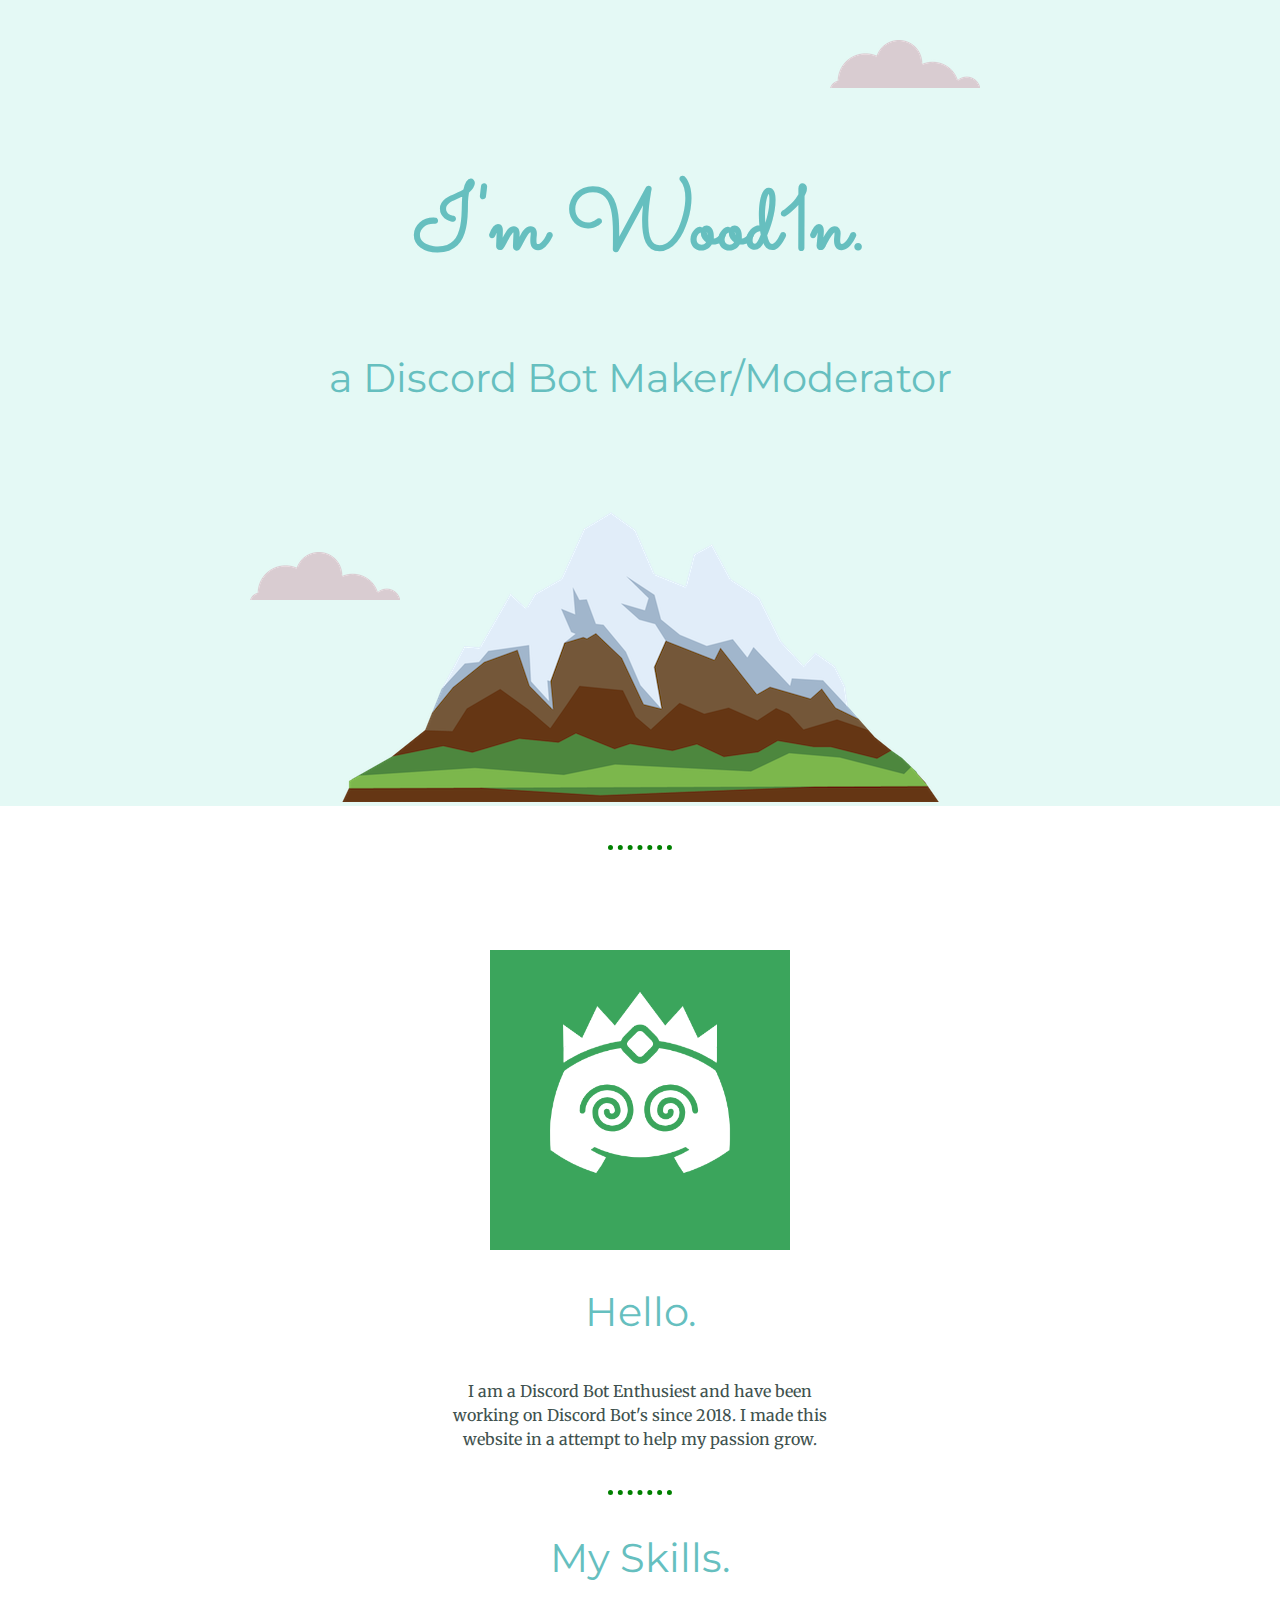
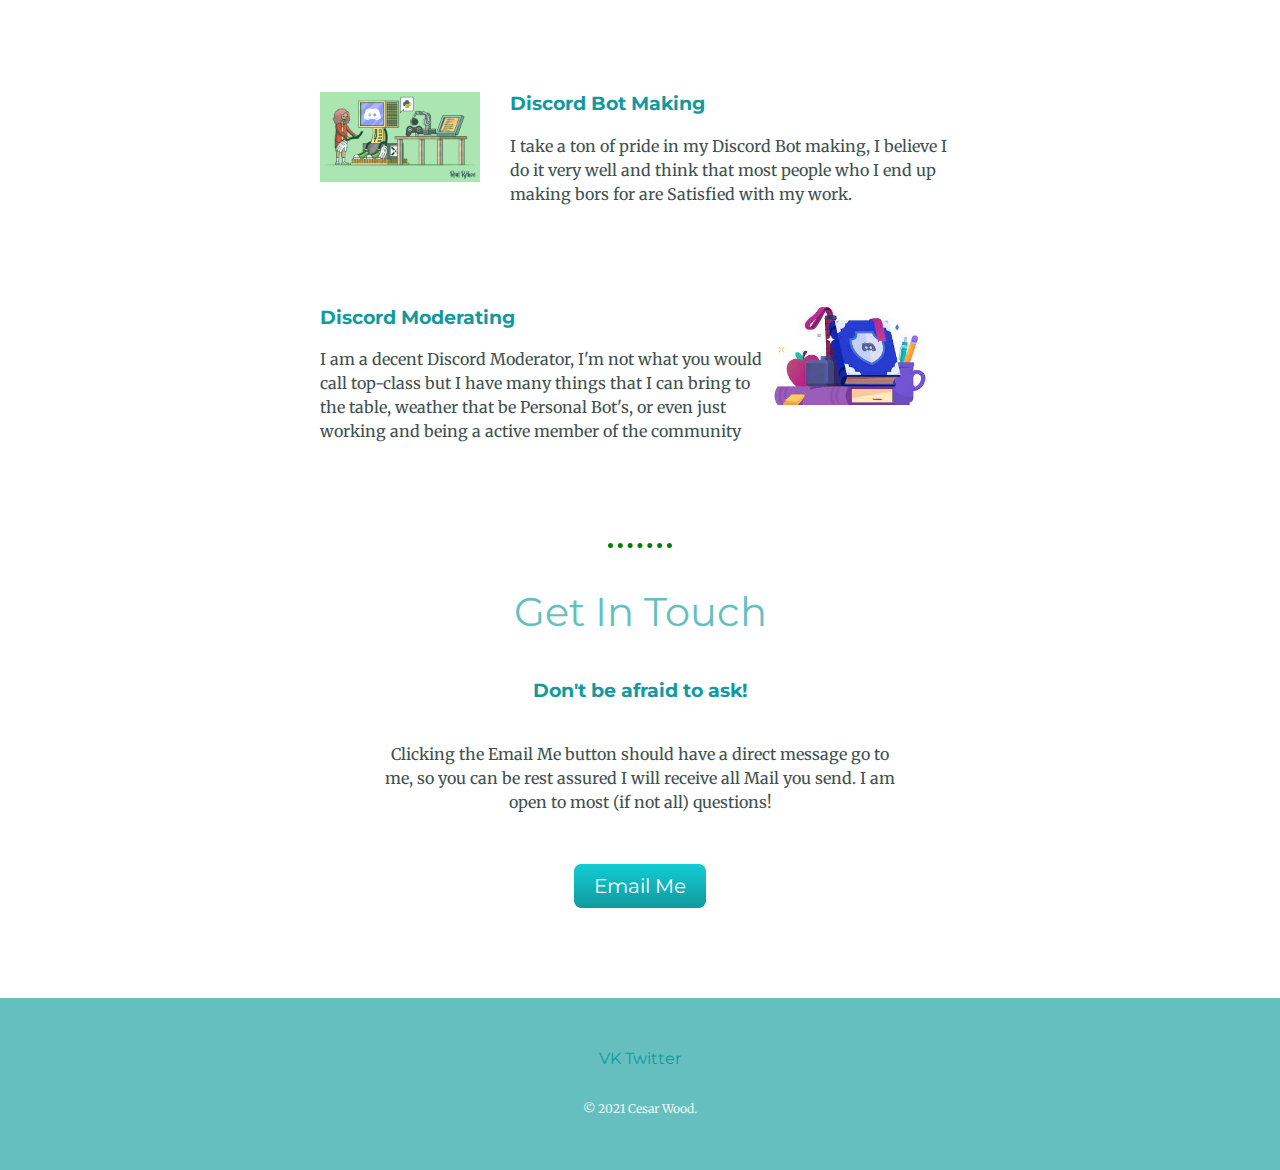
<file: index.html>
<!DOCTYPE html>
<html lang="en" dir="ltr">

<head>
  <meta charset="utf-8">
  <title>Wood1n</title>
  <link rel="stylesheet" href="css/styles.css">
  <link rel="icon" href="400.png">
  <link href="https://fonts.googleapis.com/css2?family=Merriweather:wght@300&family=Montserrat:wght@100&family=Sacramento&display=swap" rel="stylesheet">
</head>

<body>
  <div class="top-container">
    <img class="top-cloud" src="images/cloud.png" alt="cloud-img">
    <h1>I'm Wood1n.</h1>
    <h2>a Discord Bot Maker/Moderator</h2>
    <img class="bottom-cloud" src="images/cloud.png" alt="cloud-img">
    <img src="images/mountain.png" alt="mountain-img">
  </div>
    <hr>
  <div class="middle-container">
    <div class="profile">
      <img class="wood1n" src="400.png" alt="wood1n-profile-picture">
      <h2>Hello.</h2>
      <p class="intro">I am a Discord Bot Enthusiest and have been working on Discord Bot's since 2018. I made this website in a attempt to help my passion grow.</p>
    </div>
    <hr>
    <div class="skills">
      <h2>My Skills.</h2>
      <div class="skill-row">
        <img class="skill" src="images/skills.23887eee3226.jpg" alt="skills-image">
        <h3>Discord Bot Making</h3>
        <p>I take a ton of pride in my Discord Bot making, I believe I do it very well and think that most people who I end up making bors for are Satisfied with my work.</p>
      </div>
      <div class="skill-row">
        <img class="moderator" src="images/download.jpg" alt="moderator-image">
        <h3>Discord Moderating</h3>
        <p>I am a decent Discord Moderator, I'm not what you would call top-class but I have many things that I can bring to the table, weather that be Personal Bot's, or even just working and being a active member of the community</p>
      </div>
    </div>
    <hr>
    <div class="contact-me">
      <h2>Get In Touch</h2>
      <h3>Don't be afraid to ask!</h3>
      <p class="contact-message">Clicking the Email Me button should have a direct message go to me, so you can be rest assured I will receive all Mail you send. I am open to most (if not all) questions!</p>
      <a class="btn" href="mailto:cesarjmwood@gmail.com">Email Me</a>
    </div>
  </div>


  <div class="bottom-container">
    <a class="footer-link" href="https://m.vk.com/wood1n">VK</a>
    <a class="footer-link" href="https://twitter.com/CesarWood7">Twitter</a>
    <p class="copyright">© 2021 Cesar Wood.</p>
  </div>

</body>

</html>
</file>
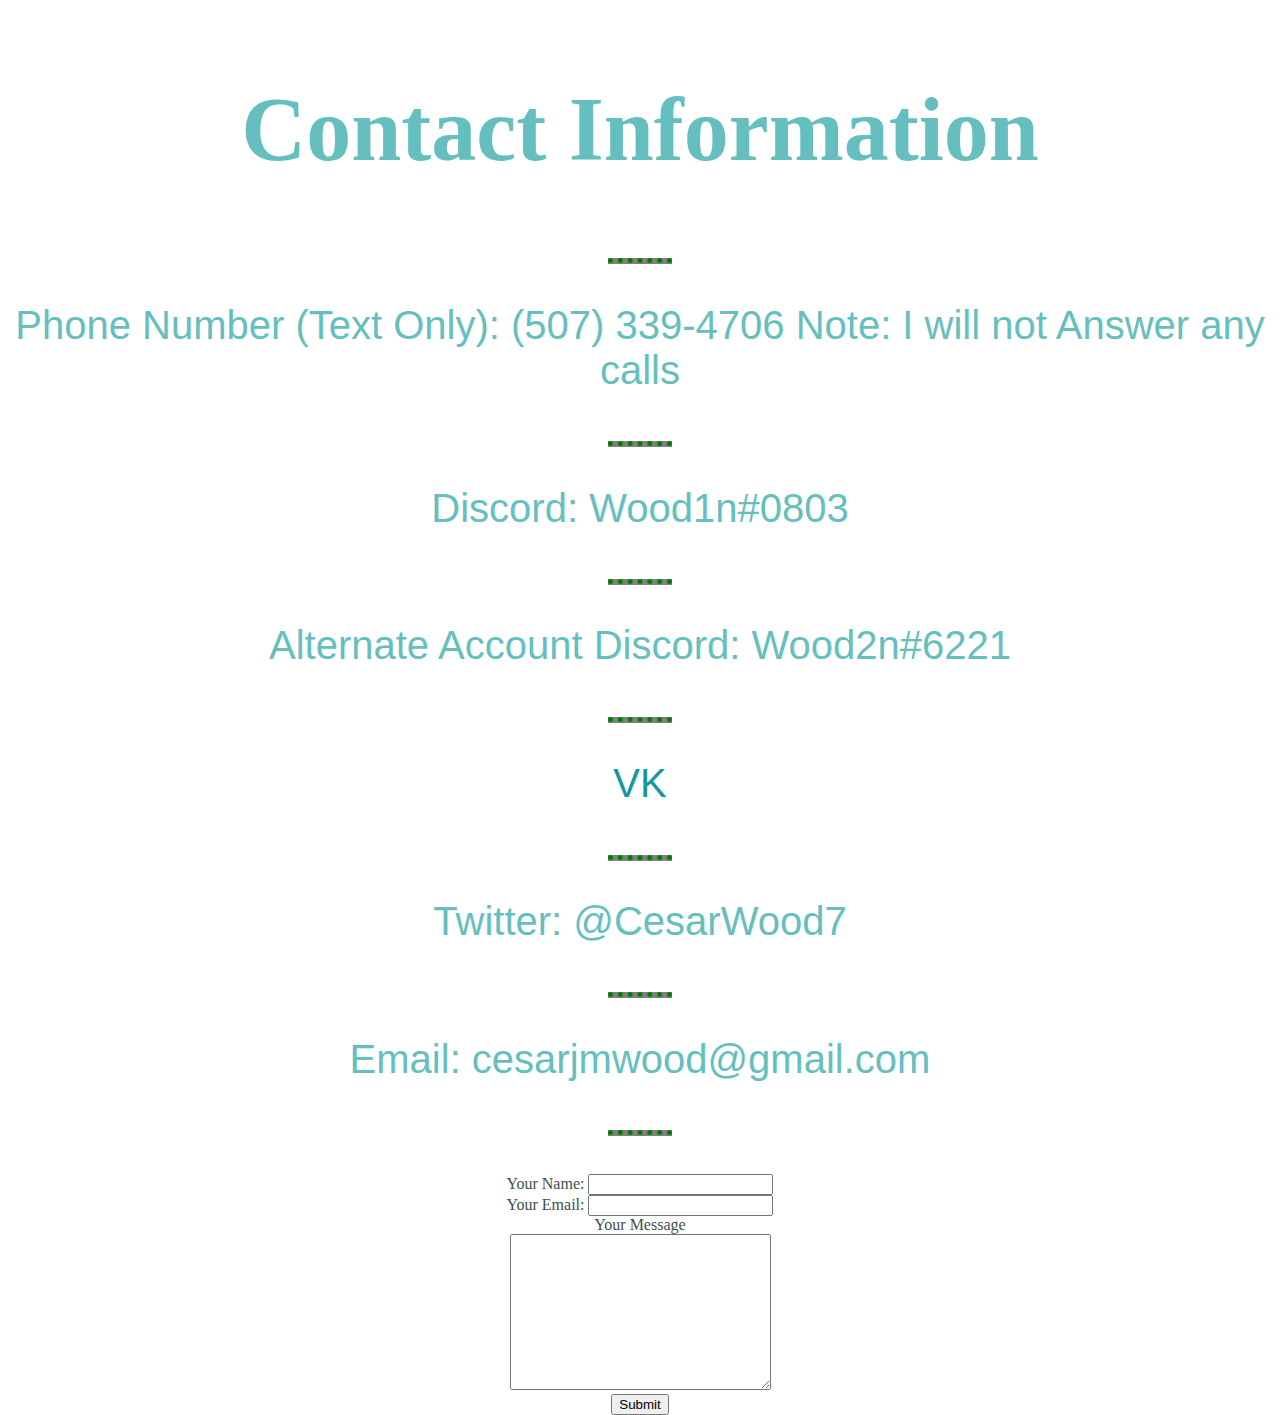
<file: contact-information.html>
<!DOCTYPE html>
<html lang="en" dir="ltr">
  <head>
    <meta charset="utf-8">
    <title>Contact Information</title>

      <link rel="stylesheet" href="css/styles.css">

  </head>
  <body>
    <h1>Contact Information</h1>
    <hr size=3 noshade>
    <h2>Phone Number (Text Only): ‪(507) 339-4706‬ Note: I will not Answer any calls</h2>
    <hr size=3 noshade>
    <h2>Discord: Wood1n#0803</h2>
    <hr size=3 noshade>
    <h2>Alternate Account Discord: Wood2n#6221</h2>
    <hr size=3 noshade />
    <h2><a href="https://m.vk.com/wood1n">VK</a></h2>
    <hr size=3 noshade />
    <h2>Twitter: @CesarWood7</h2>
    <hr size=3 noshade>
    <h2>Email: cesarjmwood@gmail.com</h2>
    <hr size=3 noshade>

    <form action="mailto:cesarjmwood@gmail.com" method="post" enctype="text/plain">
      <label>Your Name:</label>
      <input type="text" name="yourName" value="">
      <br>
      <label>Your Email:</label>
      <input type="email" name="yourEmail" value=""><br>
      <label>Your Message</label><br>
      <textarea name="yourMessage" rows="10" cols="30"></textarea><br>
      <input type="submit" name="">

    </form>
  </body>
</html>
</file>
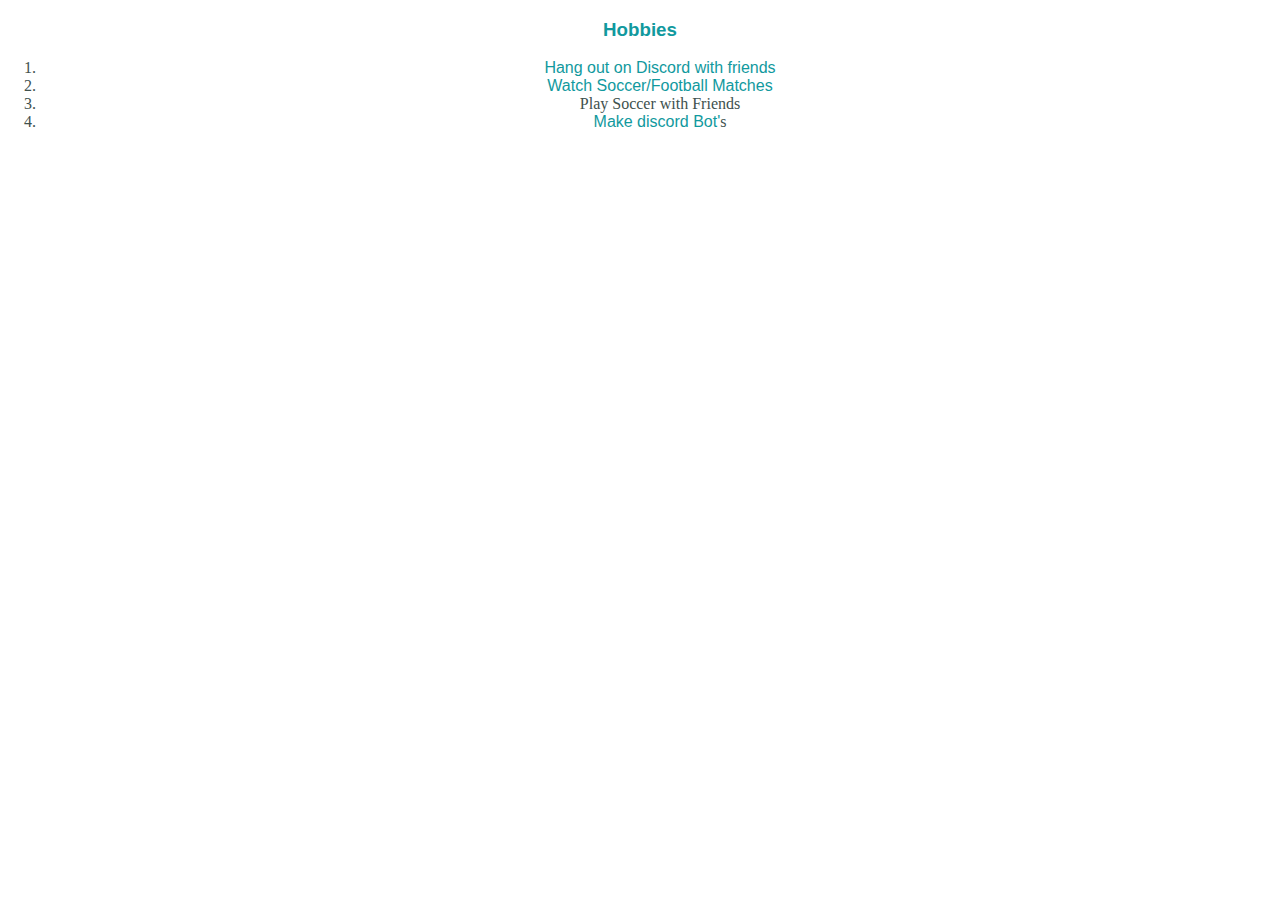
<file: hobbies.html>
<!DOCTYPE html>
<html lang="en" dir="ltr">
  <head>
    <meta charset="utf-8">
    <title>My Hobbies</title>

    <link rel="stylesheet" href="css/styles.css">

  </head>
  <body>
    <h3>Hobbies</h3>
  <ol>
    <li><a href="file:///C:/Users/cesar/OneDrive/Pictures/Saved%20Pictures/Screenshot_375.png">Hang out on Discord with friends</a></li>
    <li><a href="https://www.youtube.com/watch?v=Qb6xMp1fJ1Y">Watch Soccer/Football Matches</a></li>
    <li>Play Soccer with Friends</li>
    <li><a href="file:///C:/Users/cesar/OneDrive/Pictures/Saved%20Pictures/Screenshot_374.png">Make discord Bot'</a>s</li>
  </ol>
  </body>
</html>
</file>
<file: css/styles.css>
body {
  margin: 0;
  text-align: center;
  font-family: 'Merriweather', serif;
  color: #40514E;
}

h1 {
  margin: 3.125% auto 0 auto;
  font-family: 'Sacramento', cursive;
  font-size: 562.5%;
  color: #66BFBF;
  line-height: 2;
}

h2 {
  font-family: 'Montserrat', sans-serif;
  font-size: 250%;
  color: #66BFBF;
  font-weight: normal;
  padding-bottom: 10px
}

h3 {
  font-family: 'Montserrat', sans-serif;
  color: #11999E;
}

.top-container {
  background-color: #E4F9F5;
  padding-top: 100px;
}


.middle-container {
  margin: 100px 0;
}


.bottom-container {
  background-color: #66BFBF;
  padding: 50px 0 20px
}

.top-cloud {
  position: absolute;
  right: 300px;
  top: 40px;
}

.bottom-cloud {
  position: absolute;
  left: 250px;
  bottom: 300px
}

.skill {
  width: 25%;
  float: left;
  margin-right: 30px;
}

.wood1n {
  width: 300px;
  height: 300px;
}

.skill-row {
  width: 50%;
  margin: 100px auto 100px auto;
  text-align: left;
}

.moderator {
  width: 25%;
  float: right;
  margin-right: 30px;
}


.intro {
  width: 30%;
  margin: auto;
}


p {
  line-height: 1.5;
}


hr {
  border-style: none;
  border-top-style: dotted;
  width: 5%;
  border-color: green;
  border-width: 5px;
  margin: 3% auto 3% auto;
}


.contact-message {
  width: 40%;
  margin: 40px auto 60px auto;
}


.btn {
  background: #11cdd4;
  background-image: -webkit-linear-gradient(top, #11cdd4, #11999e);
  background-image: -moz-linear-gradient(top, #11cdd4, #11999e);
  background-image: -ms-linear-gradient(top, #11cdd4, #11999e);
  background-image: -o-linear-gradient(top, #11cdd4, #11999e);
  background-image: linear-gradient(to bottom, #11cdd4, #11999e);
  -webkit-border-radius: 8;
  -moz-border-radius: 8;
  border-radius: 8px;
  font-family: 'Montserrat', sans-serif;
  color: #ffffff;
  font-size: 20px;
  padding: 10px 20px 10px 20px;
  text-decoration: none;
}

.btn:hover {
  background: #30e3cb;
  background-image: -webkit-linear-gradient(top, #30e3cb, #2bc4ad);
  background-image: -moz-linear-gradient(top, #30e3cb, #2bc4ad);
  background-image: -ms-linear-gradient(top, #30e3cb, #2bc4ad);
  background-image: -o-linear-gradient(top, #30e3cb, #2bc4ad);
  background-image: linear-gradient(to bottom, #30e3cb, #2bc4ad);
  text-decoration: none;
}


a {
  color: #11999E;
  font-family: 'Montserrat', sans-serif;
  text-decoration: none;
}


a:hover {
  color: #EAF6F6;
}


.copyright {
  color: #EAF6F6;
  font-size: 0.75rem;
  padding: 20px 0;
}
</file>
